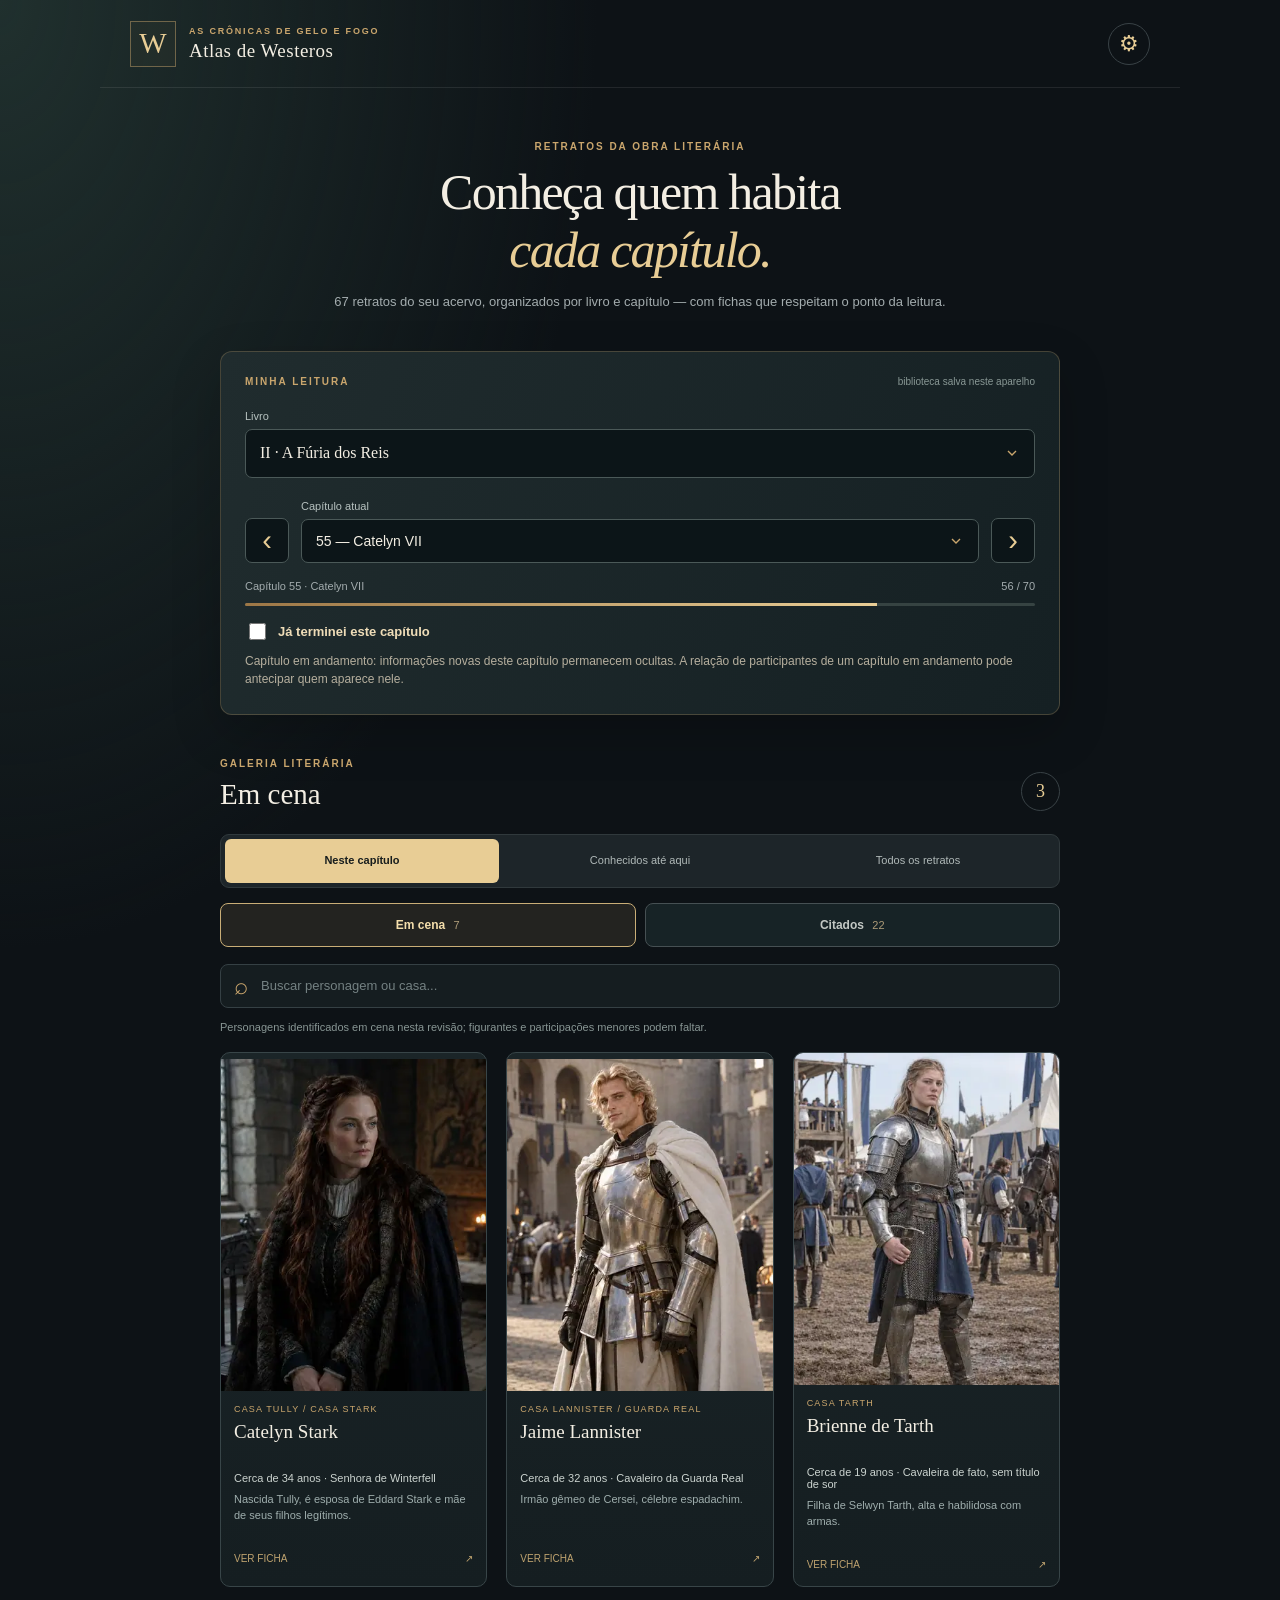
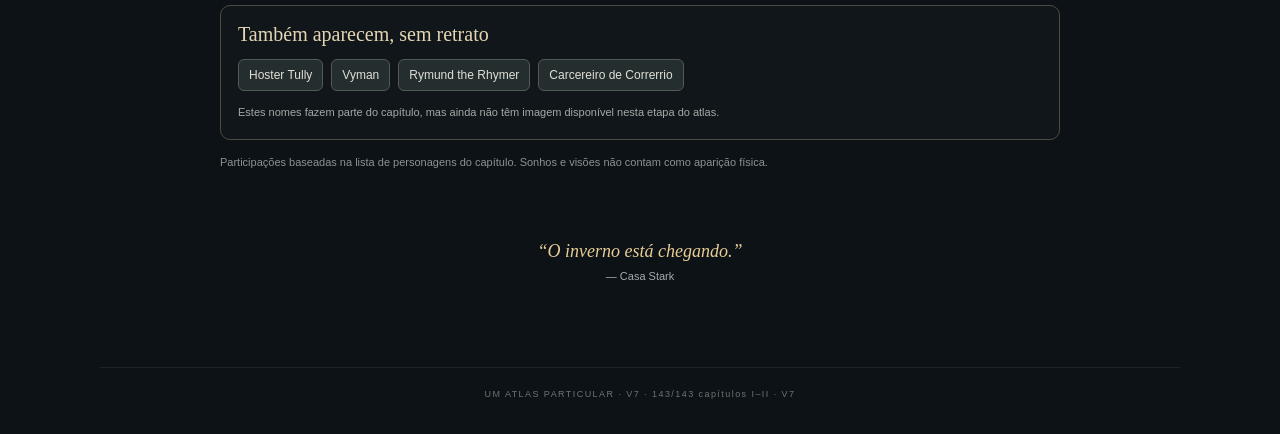
<file: index.html>
<!doctype html>
<html lang="pt-BR">
<head>
 <meta charset="utf-8" />
 <meta name="viewport" content="width=device-width,initial-scale=1,viewport-fit=cover" />
 <meta name="theme-color" content="#10171a" />
 <meta name="apple-mobile-web-app-capable" content="yes" />
 <meta name="apple-mobile-web-app-status-bar-style" content="black-translucent" />
 <meta name="apple-mobile-web-app-title" content="Atlas Westeros" />
 <meta name="description" content="Retratos literários de Westeros, organizados por livro e capítulo, sem spoilers futuros." />
 <link rel="icon" href="icon-192.png" />
 <link rel="apple-touch-icon" href="icon-192.png" />
 <link rel="manifest" href="manifest.webmanifest" />
 <link rel="stylesheet" href="style.css?v=v7-20261116" />
 <title>Atlas de Westeros</title>
 <script src="data.js?v=v7-20261116" defer></script><script src="catalog.js?v=v7-20261116" defer></script><script src="chapters.js?v=v7-20261116" defer></script><script src="app.js?v=v7-20261116" defer></script>
</head>
<body>
 <div id="app" class="app">
  <header class="topbar"><div class="brand"><div class="brand-icon" aria-hidden="true">W</div><div><div class="eyebrow">AS CRÔNICAS DE GELO E FOGO</div><div class="brand-name">Atlas de Westeros</div></div></div><button id="manageBtn" class="icon-btn" aria-label="Gerenciar personagens" title="Gerenciar">⚙</button></header>
  <main>
    <div class="intro-header"><p class="micro">RETRATOS DA OBRA LITERÁRIA</p><h1>Conheça quem habita<br><em>cada capítulo.</em></h1><p class="intro-text">67 retratos do seu acervo, organizados por livro e capítulo — com fichas que respeitam o ponto da leitura.</p></div>
    <section class="reading-panel" aria-label="Sua leitura"><div class="section-label">MINHA LEITURA <span class="save-indicator" id="saveIndicator">progresso salvo no aparelho</span></div>
      <label class="field-label" for="bookSelect">Livro</label><select id="bookSelect" class="book-select"></select>
      <div class="chap-row"><button id="prevBtn" class="stepper" aria-label="Capítulo anterior">‹</button><div class="chapter-container"><label class="field-label" for="chapterSelect">Capítulo atual</label><select id="chapterSelect"></select></div><button id="nextBtn" class="stepper" aria-label="Próximo capítulo">›</button></div>
      <div class="reading-meta"><span id="chapterCaption">Prólogo</span><span id="chapterCounter">01 / 73</span></div>
      <div class="progress-track"><div id="progressFill"></div></div><label class="chapter-finished"><input id="finishedToggle" type="checkbox" /> <span>Já terminei este capítulo</span></label><p class="spoiler-notice" id="spoilerNotice"></p>
    </section>
    <section class="directory"><div class="directory-top"><div><p class="micro">GALERIA LITERÁRIA</p><h2 id="directoryTitle">Personagens</h2></div><span class="count" id="characterCount">0</span></div>
      <div class="mode-switch" role="group" aria-label="Filtro da galeria"><button id="sceneMode" class="active" aria-pressed="true">Neste capítulo</button><button id="knownMode" aria-pressed="false">Conhecidos até aqui</button><button id="allMode" aria-pressed="false">Todos os retratos</button></div>
      <div id="sceneSubtabs" class="scene-subtabs" role="group" aria-label="Tipo de participação no capítulo"><button type="button" id="showPresent" class="selected" aria-pressed="true">Em cena <span class="tab-counter" id="presentCount">0</span></button><button type="button" id="showMentions" aria-pressed="false">Citados <span class="tab-counter" id="mentionCount">0</span></button></div>
      <label class="search-wrap"><span aria-hidden="true">⌕</span><input id="searchInput" placeholder="Buscar personagem ou casa..." autocomplete="off" aria-label="Buscar personagem" /></label>
      <div class="toolbar"><span id="curationNotice">Catálogo inicial: algumas cenas ainda não estão marcadas.</span><button id="addQuick" class="text-action hidden">+ Adicionar</button></div>
      <div id="gallery" class="gallery" aria-live="polite"></div><div id="unpictured" class="unpictured hidden"></div><p id="castFootnote" class="cast-footnote hidden"></p>
    </section>
    <p class="footer-quote">“O inverno está chegando.” <span>— Casa Stark</span></p>
  </main>
  <footer class="site-footer">UM ATLAS PARTICULAR · V7 · <span id="buildHealth">verificando base…</span></footer>
 </div>
 <div class="overlay hidden" id="viewOverlay" role="dialog" aria-modal="true" aria-labelledby="viewTitle"><div class="dialog view-dialog"><button class="close-dialog" id="viewClose" aria-label="Fechar">×</button><div id="viewInner"></div></div></div>
 <div class="overlay hidden" id="editOverlay" role="dialog" aria-modal="true" aria-labelledby="editDialogTitle"><div class="dialog edit-dialog"><button class="close-dialog" id="editClose" aria-label="Fechar">×</button><div class="dialog-heading"><span class="micro">BIBLIOTECA PARTICULAR</span><h2 id="editDialogTitle">Editar personagem</h2></div>
   <form id="characterForm">
     <label>Nome<input id="fName" required maxlength="100" placeholder="Ex.: Brienne de Tarth" /></label>
     <div class="two-cols"><label>Família / casa<input id="fHouse" maxlength="90" placeholder="Ex.: Casa Stark" /></label><label>Idade nesta fase<input id="fAge" maxlength="60" placeholder="Ex.: 14 anos / não informada" /></label></div><label>Função / posição<input id="fRole" maxlength="100" placeholder="Ex.: Escudeiro, senhora de Winterfell..." /></label><label>Aparência segundo os livros<textarea id="fAppearance" maxlength="400" rows="2" placeholder="Traços físicos descritos na obra, sem atores da série."></textarea></label>
     <label>Informações breves, sem spoilers<textarea id="fNote" rows="3" maxlength="500" placeholder="Quem é este personagem neste ponto da história?"></textarea></label>
     <div class="two-cols"><label>Liberar ficha a partir de — livro<select id="fIntroBook"></select></label><label>Liberar ficha a partir de — capítulo<select id="fIntroChap"></select></label></div>
     <label class="check-line"><input type="checkbox" id="fScene" /> <span>Aparece no capítulo selecionado</span></label>
     <label class="check-line"><input type="checkbox" id="fNewPhase" /> <span>Salvar idade, casa e descrição como nova fase a partir deste capítulo (sem alterar as fases anteriores)</span></label>
     <label class="upload-zone"><span>Adicionar ou substituir retrato literário</span><small>JPG, PNG, HEIC (se compatível) • reduzido automaticamente para economizar espaço</small><input type="file" id="fImage" accept="image/*" /></label>
     <div class="form-actions"><button type="button" class="danger-action hidden" id="deleteCharacter">Excluir</button><button type="submit" class="primary-action">Salvar personagem</button></div>
   </form>
 </div></div>
 <div class="overlay hidden" id="manageOverlay" role="dialog" aria-modal="true" aria-labelledby="manageTitle"><div class="dialog manage-dialog"><button class="close-dialog" id="manageClose" aria-label="Fechar">×</button><div class="dialog-heading"><span class="micro">ADMINISTRAÇÃO DO ATLAS</span><h2 id="manageTitle">Sua biblioteca</h2></div><p class="muted">Os 67 retratos originais já estão incluídos no aplicativo. Somente as alterações feitas por você ficam guardadas neste aparelho.</p><div class="admin-actions"><button id="newCharacter" class="primary-action">+ Novo personagem</button><button id="exportBtn" class="secondary-action">Exportar backup</button><label class="secondary-action file-button">Importar backup<input type="file" accept=".json,application/json" id="importFile" /></label></div><div class="update-box"><strong>Versão e atualização</strong><p id="updateDiag" aria-live="polite">Verificando os arquivos do Atlas…</p><div class="update-actions"><button class="secondary-action" id="checkUpdateBtn" type="button">Conferir publicação</button><button class="secondary-action" id="reloadAppBtn" type="button">Recarregar arquivos</button></div></div><div class="notice"><strong>Atenção:</strong> instale primeiro na Tela de Início e depois adicione os retratos. Os dados do Safari e os do app instalado podem ser separados. As aparições por capítulo estão em curadoria; as listas parciais são sinalizadas. O backup permite transferir sua coleção.</div><h3>Personagens cadastrados</h3><p class="muted" id="manageNotice"></p><div class="manage-list" id="manageList"></div><button id="resetData" class="danger-link">Restaurar acervo original</button></div></div>
 <div class="toast hidden" id="toast" role="status"></div>
</body>
</html>
</file>
<file: style.css>
:root{--bg:#0d1216;--panel:#182126;--panel2:#202a2e;--edge:#394246;--gold:#caa66d;--goldlight:#e8cd95;--ink:#f3eee3;--muted:#a3acae;--danger:#d17b72;--serif:Georgia,'Times New Roman',serif;font-family:-apple-system,BlinkMacSystemFont,'Segoe UI',sans-serif;color:var(--ink);background:var(--bg);font-synthesis:none}
*{box-sizing:border-box}body{margin:0;min-height:100vh;background:radial-gradient(ellipse at top left,#20302e 0%,transparent 33%),var(--bg);-webkit-tap-highlight-color:transparent}button,select,input,textarea{font:inherit;color:inherit}button{cursor:pointer}button:focus-visible,input:focus-visible,select:focus-visible,textarea:focus-visible{outline:2px solid var(--gold);outline-offset:2px}.hidden{display:none!important}.app{max-width:1080px;margin:0 auto;min-height:100vh}.topbar{height:88px;padding:16px 30px;display:flex;align-items:center;justify-content:space-between;border-bottom:1px solid #ffffff16}.brand{display:flex;gap:13px;align-items:center}.brand-icon{height:46px;width:46px;display:grid;place-items:center;border:1px solid #caa66d77;color:var(--goldlight);font:29px var(--serif);background:#caa66d0a}.eyebrow,.micro,.section-label{font-size:10px;letter-spacing:.2em;font-weight:700;color:var(--gold);text-transform:uppercase}.eyebrow{font-size:9px}.brand-name{font:19px var(--serif);margin-top:4px;letter-spacing:.025em}.icon-btn{background:none;border:1px solid var(--edge);border-radius:50%;width:42px;height:42px;color:var(--goldlight);font-size:22px}main{max-width:900px;padding:28px 30px 60px;margin:0 auto}.intro-header{text-align:center;margin:25px 0 38px}.intro-header h1{font:normal clamp(32px,5vw,50px)/1.15 var(--serif);letter-spacing:-.035em;margin:12px 0}.intro-header em{color:var(--goldlight);font-weight:normal}.intro-text{margin:0;color:var(--muted);font-size:13px;line-height:1.7}.reading-panel{background:linear-gradient(115deg,#202c2e,#152023);border:1px solid #cba56e42;border-radius:12px;padding:24px;box-shadow:0 18px 50px #0003}.section-label{display:flex;justify-content:space-between;align-items:center;margin-bottom:23px}.save-indicator{font-size:10px;letter-spacing:0;text-transform:none;color:#899895;font-weight:400}.field-label{display:block;color:#b7c2c0;font-size:11px;margin-bottom:7px}.book-select,.chapter-container select{appearance:none;width:100%;padding:13px 38px 13px 14px;background:#0c1518 url("data:image/svg+xml,%3Csvg xmlns='http://www.w3.org/2000/svg' width='16' height='16' viewBox='0 0 24 24' fill='none' stroke='%23caa66d' stroke-width='2'%3E%3Cpath d='m6 9 6 6 6-6'/%3E%3C/svg%3E") no-repeat right 14px center;color:var(--ink);border:1px solid #4b5958;border-radius:7px;font-size:14px}.book-select{font-family:var(--serif);font-size:16px;line-height:1.3}.chap-row{display:grid;grid-template-columns:44px 1fr 44px;align-items:end;gap:12px;margin-top:22px}.stepper{height:45px;background:#0c1518;border:1px solid #4b5958;border-radius:7px;font-size:29px;color:var(--goldlight)}.stepper:disabled{opacity:.25;cursor:not-allowed}.reading-meta{display:flex;justify-content:space-between;color:var(--muted);font-size:11px;margin-top:17px}.progress-track{height:3px;background:#364342;border-radius:10px;margin-top:11px;overflow:hidden}.progress-track>div{height:100%;width:0;background:linear-gradient(90deg,#9d7746,var(--goldlight));transition:width .3s}.directory{margin-top:43px}.directory-top{display:flex;justify-content:space-between;align-items:end}.directory-top .micro{margin:0 0 9px}.directory-top h2{font:normal 29px var(--serif);margin:0}.count{font:18px var(--serif);border:1px solid var(--edge);border-radius:50%;height:39px;width:39px;display:grid;place-items:center;color:var(--goldlight)}.mode-switch{display:grid;grid-template-columns:1fr 1fr;padding:4px;background:#1d2529;border:1px solid #30393c;border-radius:9px;gap:4px;margin-top:23px}.mode-switch button{background:transparent;color:#b0b9b8;border:0;border-radius:6px;padding:12px 5px;font-size:12px}.mode-switch button.active{color:#171d1d;background:var(--goldlight);font-weight:700}.search-wrap{display:flex;align-items:center;gap:11px;margin:17px 0 12px;background:#151d20;border:1px solid #354044;border-radius:8px;padding:0 13px;color:var(--gold);font-size:24px}.search-wrap input{background:transparent;outline:none!important;border:0;width:100%;height:42px;font-size:13px}.search-wrap input::placeholder{color:#748182}.toolbar{display:flex;justify-content:space-between;gap:12px;align-items:center;font-size:11px;color:#889694;line-height:1.4;margin-bottom:17px}.text-action{background:none;border:0;color:var(--goldlight);font-size:12px;white-space:nowrap}.gallery{display:grid;grid-template-columns:repeat(3,minmax(0,1fr));gap:19px}.character-card{border:1px solid #384548;background:linear-gradient(#1b2528,#151e21);border-radius:10px;overflow:hidden;text-align:left;min-width:0;padding:0;display:block;transition:transform .15s,border-color .15s}.character-card:active{transform:scale(.99)}.character-card:hover{border-color:#ad966c}.portrait{width:100%;aspect-ratio:4/5;object-fit:cover;object-position:top center;display:block;background:#26312f}.portrait-placeholder{aspect-ratio:4/5;display:flex;align-items:center;justify-content:center;background:radial-gradient(circle at 50% 35%,#54665c55,transparent 50%),linear-gradient(160deg,#2a3839,#101619);position:relative}.portrait-placeholder::after{content:'';border:1px solid #b09a7044;position:absolute;inset:13px}.portrait-placeholder span{color:#bfad8e;text-shadow:0 2px 14px #0007;font:clamp(36px,7vw,62px) var(--serif)}.card-body{padding:13px 13px 16px}.card-subtitle{color:var(--gold);font-size:9px;letter-spacing:.13em;text-transform:uppercase;white-space:nowrap;text-overflow:ellipsis;overflow:hidden}.card-name{font:normal 19px/1.15 var(--serif);margin:7px 0 9px;min-height:42px}.card-age{font-size:11px;color:#cbd3cf;margin-bottom:7px}.card-note{font-size:11px;color:#9faead;line-height:1.5;margin:0;display:-webkit-box;-webkit-line-clamp:3;-webkit-box-orient:vertical;overflow:hidden;min-height:49px}.card-foot{margin-top:13px;color:#bfa36f;font-size:10px;display:flex;justify-content:space-between}.empty{grid-column:1/-1;text-align:center;border:1px dashed var(--edge);border-radius:11px;padding:50px 20px;color:var(--muted)}.empty .empty-icon{font:43px var(--serif);color:var(--gold)}.empty h3{color:var(--ink);font:24px var(--serif);margin:14px 0 8px}.empty p{max-width:370px;margin:auto;font-size:13px;line-height:1.7}.footer-quote{text-align:center;font:italic 18px var(--serif);color:var(--goldlight);margin:70px 0 25px}.footer-quote span{display:block;font:11px sans-serif;color:var(--muted);margin-top:8px}.site-footer{border-top:1px solid #ffffff12;text-align:center;color:#697675;font-size:9px;letter-spacing:.16em;padding:21px 15px 35px}.overlay{position:fixed;inset:0;z-index:20;background:#05080be6;backdrop-filter:blur(9px);display:flex;align-items:center;justify-content:center;padding:18px}.dialog{position:relative;border:1px solid #67583e;background:#182126;border-radius:12px;max-width:610px;width:100%;max-height:90vh;overflow:auto;box-shadow:0 20px 60px #000a}.close-dialog{position:absolute;z-index:2;right:12px;top:10px;border:1px solid #a6a59d55;background:#141c20df;color:var(--ink);border-radius:50%;width:38px;height:38px;font-size:26px}.view-dialog{max-width:520px}.view-portrait{max-height:57vh;width:100%;object-fit:contain;display:block;background:#0e1519}.view-placeholder{height:260px;display:grid;place-items:center;font:90px var(--serif);color:var(--gold)}.view-text{padding:24px}.view-text h2{font:32px var(--serif);margin:6px 0 13px}.view-text p{line-height:1.75;color:#c2cbc6;margin:12px 0 0}.view-text .view-age{font-size:13px;color:var(--goldlight)}.view-edit{border:1px solid #a98a57;background:none;border-radius:7px;color:var(--goldlight);padding:12px 20px;margin-top:20px}.edit-dialog,.manage-dialog{padding:26px}.dialog-heading{padding-right:30px;margin-bottom:20px}.dialog-heading h2{font:29px var(--serif);margin:10px 0 0}.edit-dialog form{display:grid;gap:15px}.edit-dialog label:not(.check-line,.upload-zone){display:grid;gap:7px;font-size:12px;color:#d7ded8}.edit-dialog input:not([type=checkbox],[type=file]),.edit-dialog textarea,.edit-dialog select{width:100%;background:#0b1518;border:1px solid #475153;border-radius:7px;padding:12px;font-size:14px;color:var(--ink)}.edit-dialog textarea{resize:vertical}.two-cols{display:grid;grid-template-columns:1fr 1fr;gap:12px}.check-line{display:flex;gap:10px;align-items:start;font-size:12px;color:#c2c9c5;line-height:1.5}.check-line input{accent-color:var(--gold);width:17px;height:17px;flex-shrink:0}.upload-zone{display:grid;gap:7px;border:1px dashed #8f7c5c;background:#caa66d0b;border-radius:8px;padding:15px;font-size:13px}.upload-zone small{color:var(--muted);line-height:1.5}.upload-zone input{font-size:11px;width:100%;min-width:0}.form-actions{display:flex;justify-content:space-between;align-items:center;gap:14px;margin-top:10px}.primary-action,.secondary-action{background:var(--goldlight);border:1px solid var(--goldlight);color:#142021;border-radius:7px;font-size:12px;padding:12px 17px;font-weight:700;text-align:center}.secondary-action{background:transparent;color:var(--goldlight)}.danger-action,.danger-link{background:none;border:0;color:var(--danger);font-size:12px;padding:10px 0}.muted{color:var(--muted);font-size:13px;line-height:1.7}.admin-actions{display:grid;grid-template-columns:1fr 1fr;gap:10px;margin:18px 0}.admin-actions #newCharacter{grid-column:1/-1}.file-button{position:relative;overflow:hidden;cursor:pointer}.file-button input{position:absolute;inset:0;opacity:0;cursor:pointer}.notice{background:#8d70451a;border-left:2px solid var(--gold);padding:13px;font-size:12px;color:#c6c4b7;line-height:1.7}.manage-dialog h3{font:21px var(--serif);margin:24px 0 12px}.manage-list{max-height:260px;overflow:auto;border:1px solid #384548;border-radius:8px}.manage-item{display:flex;justify-content:space-between;align-items:center;gap:15px;padding:13px;border-bottom:1px solid #384548;font-size:13px}.manage-item:last-child{border:0}.manage-item small{display:block;color:#9ba7a6;font-size:11px;margin-top:4px}.manage-item button{background:none;color:var(--goldlight);border:1px solid #6d654d;border-radius:6px;padding:7px 10px}.danger-link{margin-top:20px;text-decoration:underline}.toast{position:fixed;bottom:calc(24px + env(safe-area-inset-bottom));left:50%;transform:translateX(-50%);z-index:70;background:#e8cd95;color:#182126;border-radius:30px;padding:12px 22px;font-size:12px;max-width:90vw;text-align:center;box-shadow:0 10px 50px #0008}
@media(max-width:690px){.topbar{height:77px;padding:12px 17px}.brand-icon{height:39px;width:39px;font-size:25px}.brand-name{font-size:17px}.eyebrow{font-size:8px}.intro-header{margin:20px 0 29px}.intro-header h1{font-size:34px}.intro-text{max-width:310px;margin:auto}.reading-panel{padding:20px 17px}.section-label{gap:8px}.save-indicator{font-size:9px}main{padding:16px 16px 50px}.gallery{grid-template-columns:repeat(2,minmax(0,1fr));gap:12px}.card-body{padding:11px}.card-name{font-size:18px}.card-note{font-size:10px}.card-subtitle{font-size:8px}.directory{margin-top:34px}.directory-top h2{font-size:27px}.dialog{max-height:93vh}.overlay{padding:10px}.edit-dialog,.manage-dialog{padding:21px 17px}.two-cols{grid-template-columns:1fr}.footer-quote{margin-top:55px}.mode-switch button{font-size:11px}.stepper{font-size:27px}.chap-row{grid-template-columns:40px 1fr 40px;gap:8px}}
@media(max-width:360px){.brand-icon{display:none}.intro-header h1{font-size:30px}.card-name{font-size:16px}.toolbar{font-size:10px}}

.chapter-finished{margin-top:14px;display:flex;align-items:center;gap:9px;cursor:pointer;color:#efddb8;font-size:13px;font-weight:600}.chapter-finished input{width:17px;height:17px;accent-color:#c9a86c}.spoiler-notice{font-size:12px;line-height:1.5;color:#b6af9e;margin:9px 0 2px}.mode-switch button:disabled{opacity:.38;cursor:not-allowed}.view-text strong{color:#d6bb83}
/* Atlas v3: navigation for scene / known / complete user-provided archive */
.mode-switch{grid-template-columns:1fr 1fr 1fr}
.mode-switch button{font-size:11px;line-height:1.25;min-height:44px}
@media(max-width:420px){.mode-switch button{font-size:10px;padding:11px 3px}}

/* v4 — cast entries: in-scene versus plot-relevant mentions */
.scene-subtabs{display:grid;grid-template-columns:1fr 1fr;gap:9px;margin:15px 0 13px}
.scene-subtabs button{background:#172326;border:1px solid #465053;color:#c3c8c4;border-radius:8px;min-height:44px;padding:10px 12px;font-size:12px;font-weight:700;cursor:pointer}
.scene-subtabs button.selected{border-color:#c9ae77;background:#c8a86b1d;color:#f5dfac}
.scene-subtabs button:disabled{opacity:.4}
.tab-counter{font-size:11px;font-weight:400;margin-left:5px;color:#ad9b78}
.unpictured{border:1px solid #4d4c43;border-radius:10px;background:#ffffff04;padding:17px;margin-top:18px}
.unpictured h3{font:20px var(--serif);color:#e4d6b4;margin:0 0 13px}
.unpictured p{font-size:11px;color:#a4aaa7;line-height:1.6;margin:13px 0 0}
.name-chips{display:flex;flex-wrap:wrap;gap:8px}
.name-chip{display:inline-flex;background:#252e2f;border:1px solid #515a57;color:#e0dfd7;font-size:12px;padding:8px 10px;border-radius:6px}
.vision-group{margin-top:17px;padding-top:15px;border-top:1px solid #495150}
.vision-group h3{font-size:16px}
.vision-chip{color:#c7c9d4;border-color:#6a6a80;background:#34354155}
.cast-footnote{color:#899490;font-size:11px;line-height:1.6;margin:14px 0 0}
@media(max-width:420px){.scene-subtabs button{font-size:11px}.name-chip{font-size:11px}}

/* V7 — diagnóstico e atualização sem apagar armazenamento local */
.update-box{margin-top:16px;padding:15px;background:#111b1f;border:1px solid #5e5644;border-radius:8px;}
.update-box strong{color:var(--goldlight);font-size:14px;}
.update-box p{font-size:12px;color:#c7cfc8;line-height:1.55;margin:9px 0 12px;overflow-wrap:anywhere;}
.update-actions{display:flex;flex-wrap:wrap;gap:8px;}
.update-actions .secondary-action{flex:1 1 135px;padding:11px 9px;cursor:pointer;}
</file>
